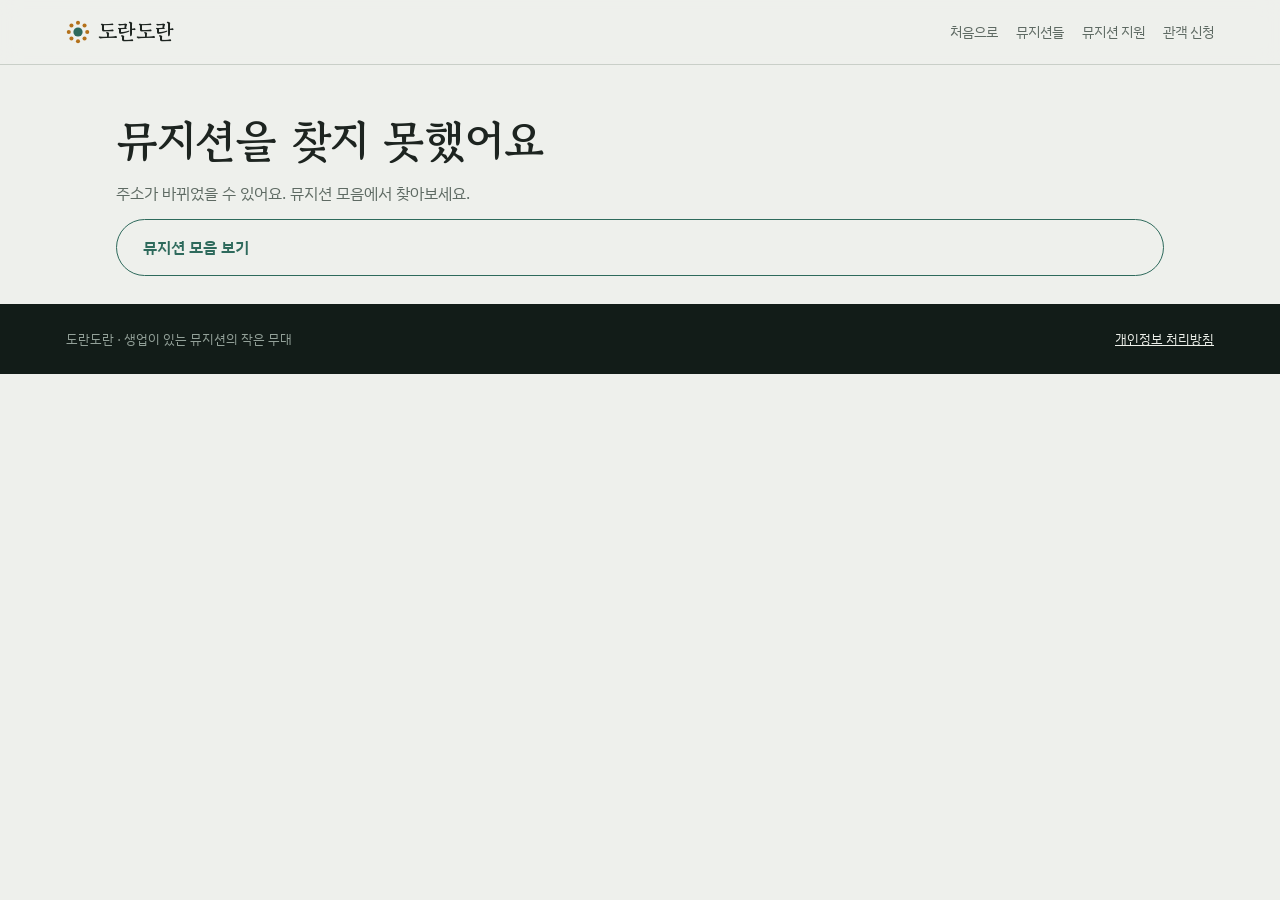
<file: artist.html>
<!doctype html>
<html lang="ko">
<head>
<meta charset="utf-8">
<meta name="viewport" content="width=device-width,initial-scale=1,viewport-fit=cover">
<title>뮤지션 · 도란도란</title>
<meta name="description" content="도란도란 무대에 선 뮤지션의 공연 영상, 그날 부른 곡, 직접 후원과 섭외 문의.">
<meta property="og:title" content="뮤지션 · 도란도란">
<meta property="og:description" content="도란도란 무대에 선 뮤지션의 공연 영상, 그날 부른 곡, 직접 후원과 섭외 문의.">
<meta property="og:image" content="assets/dorandoran-circle.jpg">
<link rel="preconnect" href="https://fonts.googleapis.com">
<link rel="stylesheet" href="https://fonts.googleapis.com/css2?family=Gowun+Batang:wght@700&family=IBM+Plex+Sans+KR:wght@400;500;600;700&family=Gaegu:wght@700&display=swap">
<link rel="stylesheet" href="assets/forms.css">
<link rel="stylesheet" href="assets/artist.css">
</head>
<body>
<header class="nav">
  <div class="wrap">
    <a class="logo" href="./"><svg viewBox="0 0 26 26" aria-hidden="true"><circle cx="13" cy="13" r="5" fill="#2E6A5C"/><g fill="#B4711A"><circle cx="13" cy="3" r="2.2"/><circle cx="23" cy="13" r="2.2"/><circle cx="13" cy="23" r="2.2"/><circle cx="3" cy="13" r="2.2"/><circle cx="20.1" cy="5.9" r="2.2"/><circle cx="20.1" cy="20.1" r="2.2"/><circle cx="5.9" cy="20.1" r="2.2"/><circle cx="5.9" cy="5.9" r="2.2"/></g></svg>도란도란</a>
    <nav aria-label="바로가기"><a href="./">처음으로</a><a href="artists.html">뮤지션들</a><a href="musician.html">뮤지션 지원</a><a href="join.html">관객 신청</a></nav>
  </div>
</header>
<main class="wrap wide" id="artist"><noscript><p class="head">이 페이지는 자바스크립트를 켜야 보여요.</p></noscript></main>
<footer><div class="wrap"><span>도란도란 · 생업이 있는 뮤지션의 작은 무대</span><a href="privacy.html">개인정보 처리방침</a></div></footer>
<script src="assets/config.js"></script>
<script src="assets/artists.js"></script>
<script src="assets/artist.js"></script>
</body>
</html>
</file>
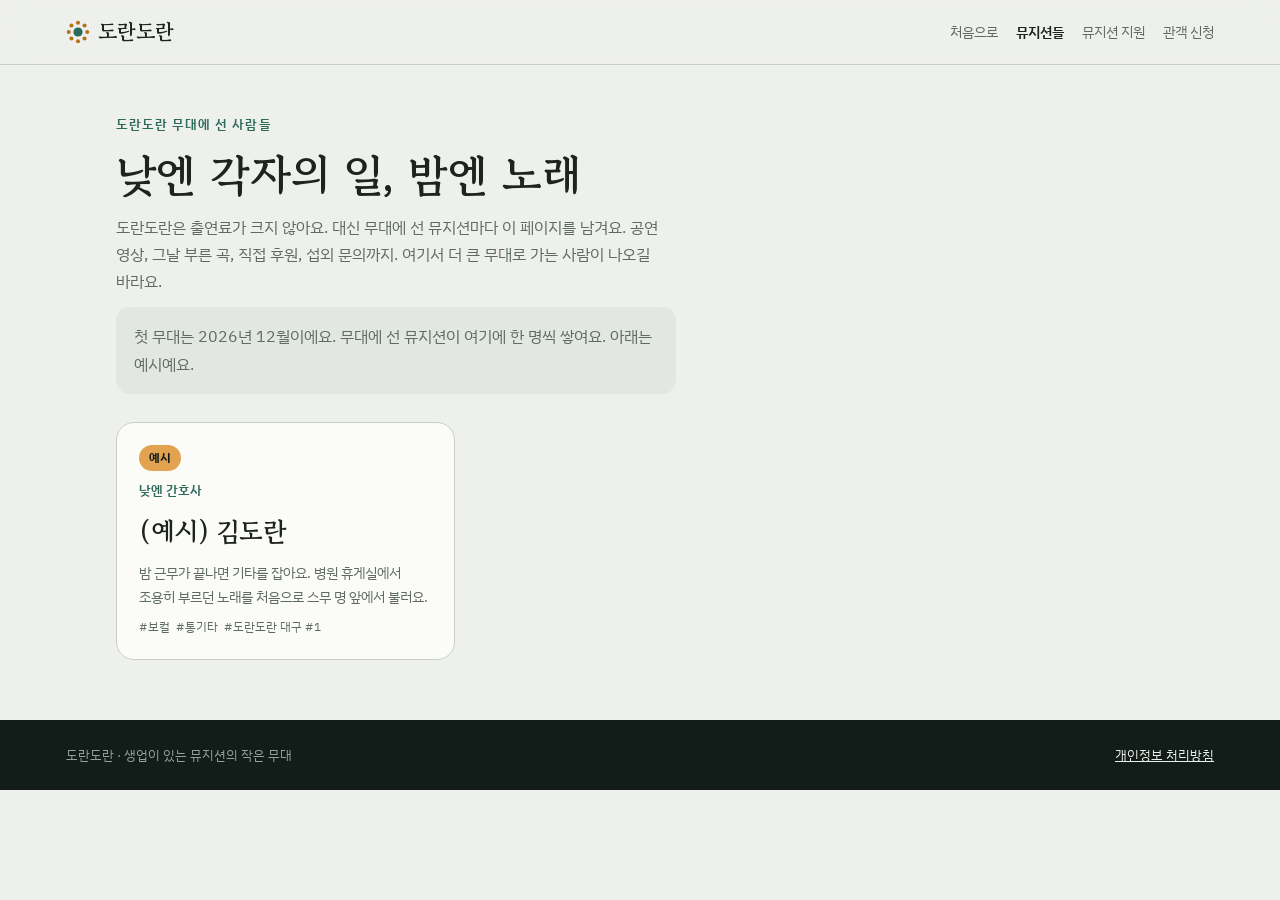
<file: artists.html>
<!doctype html>
<html lang="ko">
<head>
<meta charset="utf-8">
<meta name="viewport" content="width=device-width,initial-scale=1,viewport-fit=cover">
<title>뮤지션들 · 도란도란</title>
<meta name="description" content="도란도란 무대에 선 뮤지션들. 낮엔 각자의 일, 밤엔 노래.">
<meta property="og:title" content="뮤지션들 · 도란도란">
<meta property="og:description" content="도란도란 무대에 선 뮤지션들. 낮엔 각자의 일, 밤엔 노래.">
<meta property="og:image" content="assets/dorandoran-circle.jpg">
<link rel="preconnect" href="https://fonts.googleapis.com">
<link rel="stylesheet" href="https://fonts.googleapis.com/css2?family=Gowun+Batang:wght@700&family=IBM+Plex+Sans+KR:wght@400;500;600;700&family=Gaegu:wght@700&display=swap">
<link rel="stylesheet" href="assets/forms.css">
<link rel="stylesheet" href="assets/artist.css">
</head>
<body>
<header class="nav">
  <div class="wrap">
    <a class="logo" href="./"><svg viewBox="0 0 26 26" aria-hidden="true"><circle cx="13" cy="13" r="5" fill="#2E6A5C"/><g fill="#B4711A"><circle cx="13" cy="3" r="2.2"/><circle cx="23" cy="13" r="2.2"/><circle cx="13" cy="23" r="2.2"/><circle cx="3" cy="13" r="2.2"/><circle cx="20.1" cy="5.9" r="2.2"/><circle cx="20.1" cy="20.1" r="2.2"/><circle cx="5.9" cy="20.1" r="2.2"/><circle cx="5.9" cy="5.9" r="2.2"/></g></svg>도란도란</a>
    <nav aria-label="바로가기"><a href="./">처음으로</a><a href="artists.html" aria-current="page">뮤지션들</a><a href="musician.html">뮤지션 지원</a><a href="join.html">관객 신청</a></nav>
  </div>
</header>
<main class="wrap wide">
  <div class="head">
    <span class="eyebrow">도란도란 무대에 선 사람들</span>
    <h1>낮엔 각자의 일, 밤엔 노래</h1>
    <p>도란도란은 출연료가 크지 않아요. 대신 무대에 선 뮤지션마다 이 페이지를 남겨요. 공연 영상, 그날 부른 곡, 직접 후원, 섭외 문의까지. 여기서 더 큰 무대로 가는 사람이 나오길 바라요.</p>
    <p class="empty-note" id="emptyNote" hidden>첫 무대는 2026년 12월이에요. 무대에 선 뮤지션이 여기에 한 명씩 쌓여요. 아래는 예시예요.</p>
  </div>
  <div class="cards" id="artists"></div>
</main>
<footer><div class="wrap"><span>도란도란 · 생업이 있는 뮤지션의 작은 무대</span><a href="privacy.html">개인정보 처리방침</a></div></footer>
<script src="assets/config.js"></script>
<script src="assets/artists.js"></script>
<script src="assets/artist.js"></script>
</body>
</html>
</file>
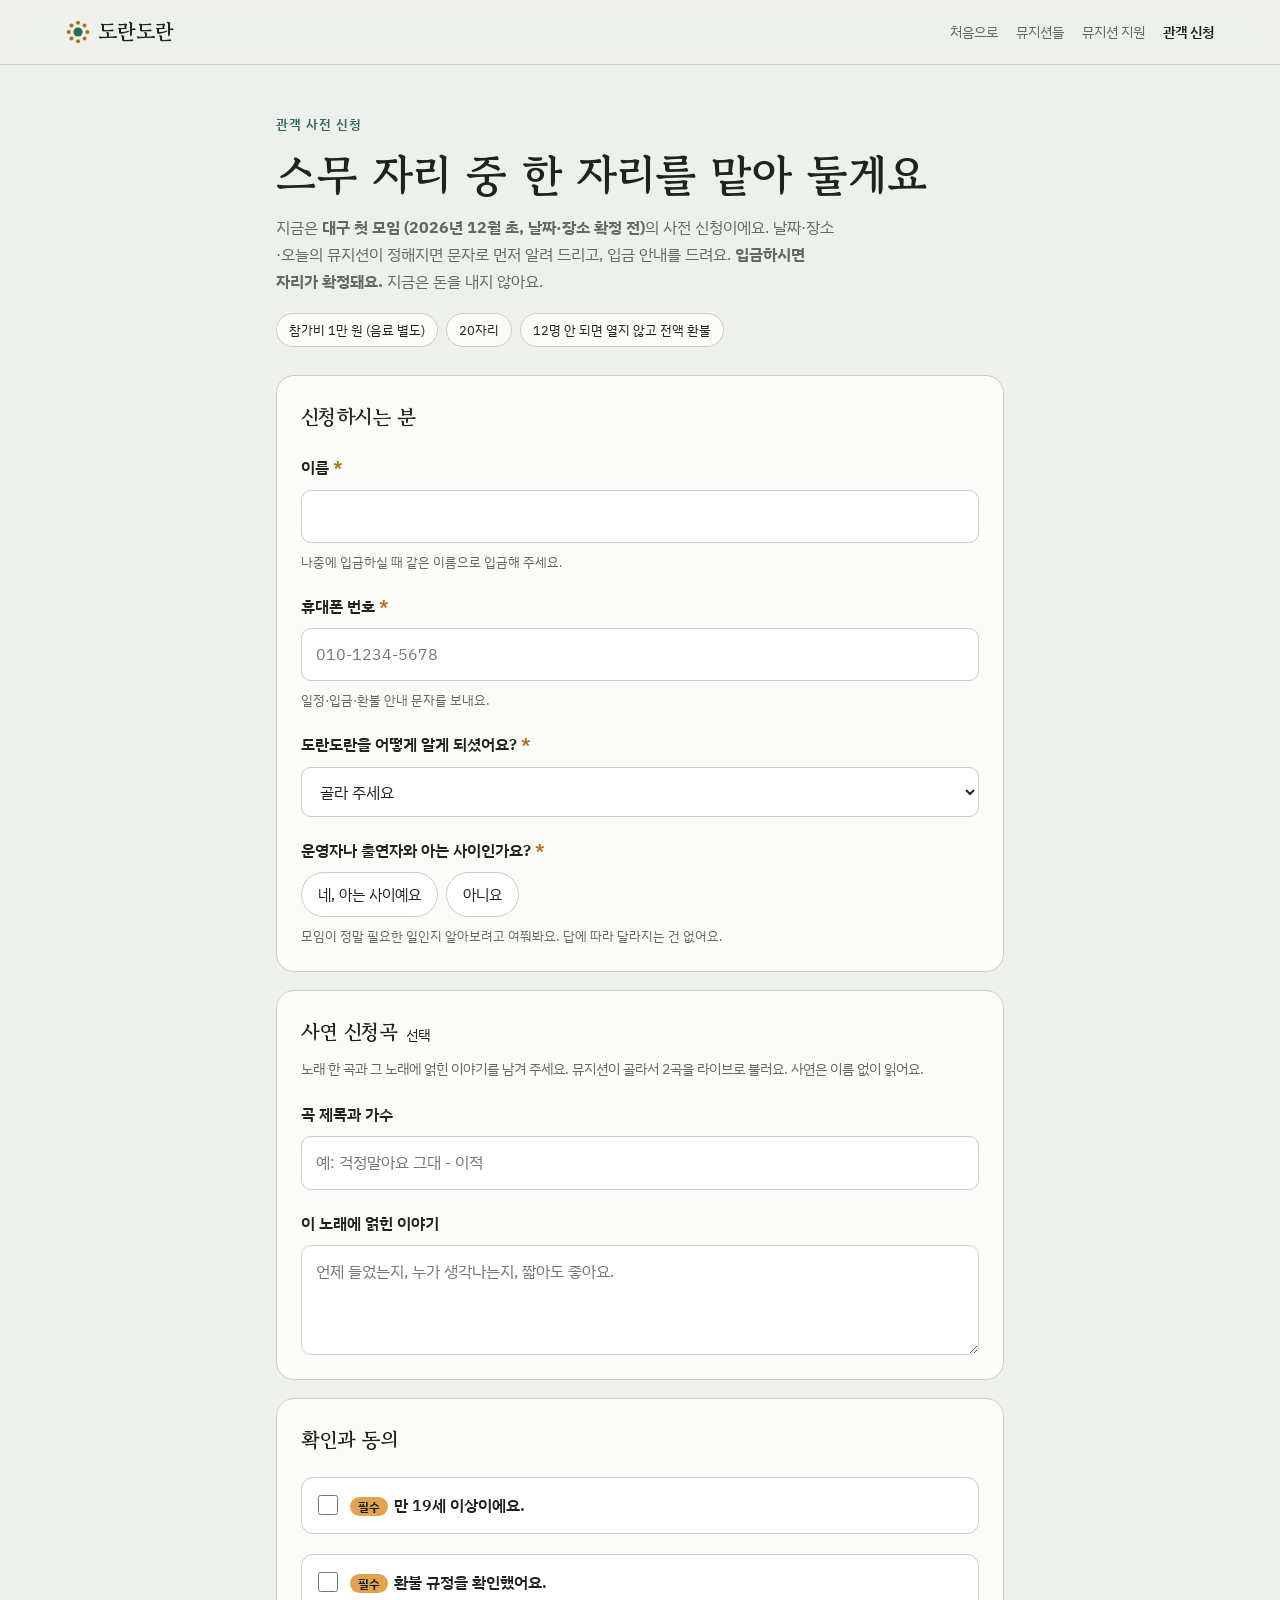
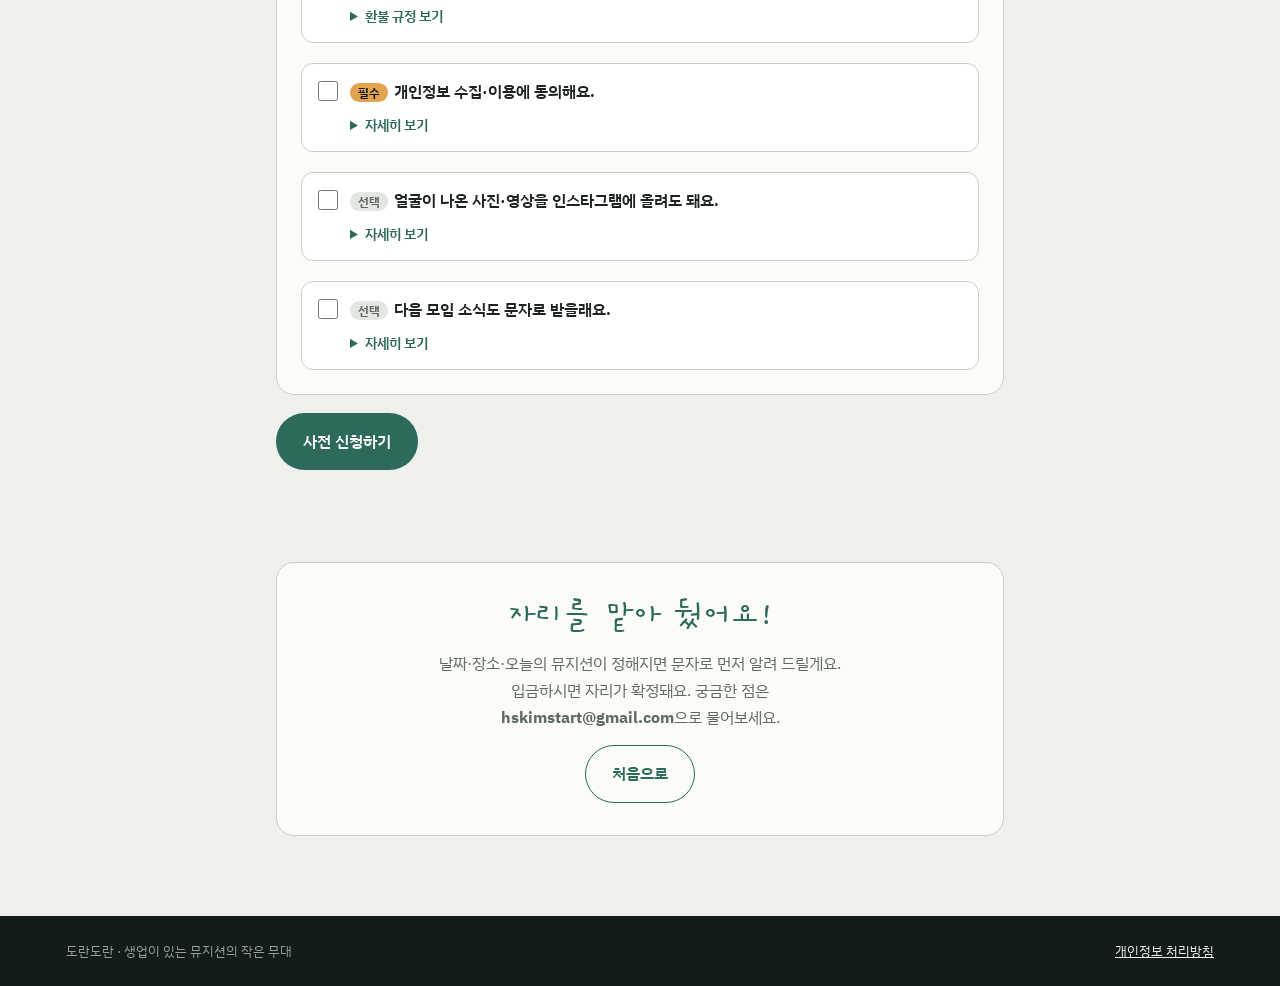
<file: join.html>
<!doctype html>
<html lang="ko">
<head>
<meta charset="utf-8">
<meta name="viewport" content="width=device-width,initial-scale=1,viewport-fit=cover">
<title>관객 사전 신청 · 도란도란</title>
<meta name="description" content="스무 명이 둘러앉아 한 사람의 노래를 듣는 저녁. 도란도란 첫 모임 사전 신청.">
<meta property="og:title" content="도란도란 관객 사전 신청">
<meta property="og:description" content="스무 자리, 참가비 1만 원, 사연 신청곡을 라이브로.">
<meta property="og:image" content="assets/dorandoran-circle.jpg">
<link rel="preconnect" href="https://fonts.googleapis.com">
<link rel="stylesheet" href="https://fonts.googleapis.com/css2?family=Gowun+Batang:wght@700&family=IBM+Plex+Sans+KR:wght@400;500;600;700&family=Gaegu:wght@700&display=swap">
<link rel="stylesheet" href="assets/forms.css">
</head>
<body>
<header class="nav">
  <div class="wrap">
    <a class="logo" href="./"><svg viewBox="0 0 26 26" aria-hidden="true"><circle cx="13" cy="13" r="5" fill="#2E6A5C"/><g fill="#B4711A"><circle cx="13" cy="3" r="2.2"/><circle cx="23" cy="13" r="2.2"/><circle cx="13" cy="23" r="2.2"/><circle cx="3" cy="13" r="2.2"/><circle cx="20.1" cy="5.9" r="2.2"/><circle cx="20.1" cy="20.1" r="2.2"/><circle cx="5.9" cy="20.1" r="2.2"/><circle cx="5.9" cy="5.9" r="2.2"/></g></svg>도란도란</a>
    <nav aria-label="바로가기"><a href="./">처음으로</a><a href="artists.html">뮤지션들</a><a href="musician.html">뮤지션 지원</a><a href="join.html" aria-current="page">관객 신청</a></nav>
  </div>
</header>

<main class="wrap">
  <div class="head">
    <span class="eyebrow">관객 사전 신청</span>
    <h1>스무 자리 중 한 자리를 맡아 둘게요</h1>
    <p>지금은 <b data-cfg="meetup">대구 첫 모임</b>의 사전 신청이에요. 날짜·장소·오늘의 뮤지션이 정해지면 문자로 먼저 알려 드리고, 입금 안내를 드려요. <b>입금하시면 자리가 확정돼요.</b> 지금은 돈을 내지 않아요.</p>
    <div class="facts"><span>참가비 <span data-cfg="price">1만</span> 원 (음료 별도)</span><span><span data-cfg="seats">20</span>자리</span><span><span data-cfg="minPeople">12</span>명 안 되면 열지 않고 전액 환불</span></div>
  </div>

  <form data-table="audience_signups" data-meetup novalidate>
    <div class="card">
      <h2>신청하시는 분</h2>
      <div class="field" data-col="name" data-required>
        <label for="name">이름<span class="req">*</span></label>
        <input id="name" type="text" maxlength="30" autocomplete="name">
        <small>나중에 입금하실 때 같은 이름으로 입금해 주세요.</small>
      </div>
      <div class="field" data-col="phone" data-kind="phone" data-required>
        <label for="phone">휴대폰 번호<span class="req">*</span></label>
        <input id="phone" type="tel" inputmode="tel" maxlength="20" placeholder="010-1234-5678" autocomplete="tel">
        <small>일정·입금·환불 안내 문자를 보내요.</small>
      </div>
      <div class="field" data-col="heard_from" data-required data-msg="골라 주세요.">
        <label for="heard_from">도란도란을 어떻게 알게 되셨어요?<span class="req">*</span></label>
        <select id="heard_from">
          <option value="">골라 주세요</option>
          <option>인스타그램</option><option>에브리타임</option><option>당근</option><option>지인 소개</option><option>뮤지션 채널</option><option>카페에서 봄</option><option>그 밖</option>
        </select>
      </div>
      <div class="field" data-col="knows_host" data-kind="yesno" data-required>
        <span class="label">운영자나 출연자와 아는 사이인가요?<span class="req">*</span></span>
        <div class="chips">
          <label><input type="radio" name="knows" value="yes"><span>네, 아는 사이예요</span></label>
          <label><input type="radio" name="knows" value="no"><span>아니요</span></label>
        </div>
        <small>모임이 정말 필요한 일인지 알아보려고 여쭤봐요. 답에 따라 달라지는 건 없어요.</small>
      </div>
    </div>

    <div class="card">
      <h2>사연 신청곡<span class="opt" style="font-family:var(--body);font-size:14px;font-weight:400;margin-left:8px">선택</span></h2>
      <p class="note">노래 한 곡과 그 노래에 얽힌 이야기를 남겨 주세요. 뮤지션이 골라서 2곡을 라이브로 불러요. 사연은 이름 없이 읽어요.</p>
      <div class="field" data-col="song">
        <label for="song">곡 제목과 가수</label>
        <input id="song" type="text" maxlength="100" placeholder="예: 걱정말아요 그대 - 이적">
      </div>
      <div class="field" data-col="story">
        <label for="story">이 노래에 얽힌 이야기</label>
        <textarea id="story" maxlength="600" placeholder="언제 들었는지, 누가 생각나는지, 짧아도 좋아요."></textarea>
      </div>
    </div>

    <div class="card">
      <h2>확인과 동의</h2>
      <div class="consent" data-col="adult" data-kind="bool" data-required data-msg="만 19세 이상만 신청할 수 있어요.">
        <label><input type="checkbox" id="adult"><span><span class="tag">필수</span>만 19세 이상이에요.</span></label>
      </div>
      <div class="consent" data-col="refund_ack" data-kind="bool" data-required data-msg="환불 규정을 확인해 주세요.">
        <label><input type="checkbox" id="refund_ack"><span><span class="tag">필수</span>환불 규정을 확인했어요.</span></label>
        <details><summary>환불 규정 보기</summary>
          <p style="margin-top:8px">공정거래위원회 소비자분쟁해결기준(공연업)을 따라요. 입금하신 뒤부터 적용돼요.</p>
          <table class="refund">
            <tr><td>모임 10일 전까지</td><td>전액</td></tr>
            <tr><td>7일 전까지</td><td>90%</td></tr>
            <tr><td>3일 전까지</td><td>80%</td></tr>
            <tr><td>1일 전까지</td><td>70%</td></tr>
            <tr><td>당일 시작 전까지</td><td>10%</td></tr>
          </table>
          <ul style="margin:8px 0 0;padding-left:18px">
            <li>모임 3일 전까지는 입금 후 24시간 안에 취소하면 전액 돌려드려요.</li>
            <li><span data-cfg="minPeople">12</span>명이 모이지 않아 열지 않으면 모임 10일 전에 알리고 전액 돌려드려요.</li>
            <li>주최 측 사정으로 취소하면 전액과 참가비의 10%를 더 드려요. 천재지변 등은 전액이에요.</li>
            <li>출연 뮤지션이 바뀌거나 예정 시간의 절반 이하로 진행되면 전액과 10%를 더 드려요.</li>
          </ul>
        </details>
      </div>
      <div class="consent" data-col="consent_privacy" data-kind="bool" data-required>
        <label><input type="checkbox" id="consent_privacy"><span><span class="tag">필수</span>개인정보 수집·이용에 동의해요.</span></label>
        <details><summary>자세히 보기</summary>
          <dl>
            <dt>목적</dt><dd>참가 신청 확인, 일정·입금·환불 안내 연락</dd>
            <dt>항목</dt><dd>이름, 휴대폰 번호, 알게 된 경로, 아는 사이 여부 / 선택: 사연 신청곡과 사연</dd>
            <dt>보유 기간</dt><dd>모임이 끝나고 3개월 뒤 지워요. 그 전에 삭제를 요청하시면 바로 지워요.</dd>
            <dt>거부할 권리</dt><dd>동의하지 않을 수 있어요. 동의하지 않으면 신청할 수 없어요.</dd>
          </dl>
          <p style="margin-top:8px"><a href="privacy.html">개인정보 처리방침</a></p>
        </details>
      </div>
      <div class="consent" data-col="consent_photo" data-kind="bool">
        <label><input type="checkbox" id="consent_photo"><span><span class="tag opt">선택</span>얼굴이 나온 사진·영상을 인스타그램에 올려도 돼요.</span></label>
        <details><summary>자세히 보기</summary>
          <dl>
            <dt>목적</dt><dd>모임 소개·홍보</dd>
            <dt>항목</dt><dd>모임 중 찍은 사진·영상</dd>
            <dt>보유 기간</dt><dd>게시 후 삭제를 요청하실 때까지(요청 후 7일 안에 지워요)</dd>
            <dt>거부할 권리</dt><dd>동의하지 않아도 참가할 수 있어요. 촬영에서 빠지는 자리를 안내해 드려요.</dd>
          </dl>
        </details>
      </div>
      <div class="consent" data-col="consent_news" data-kind="bool">
        <label><input type="checkbox" id="consent_news"><span><span class="tag opt">선택</span>다음 모임 소식도 문자로 받을래요.</span></label>
        <details><summary>자세히 보기</summary>
          <dl>
            <dt>목적</dt><dd>다음 모임 안내</dd>
            <dt>항목</dt><dd>휴대폰 번호</dd>
            <dt>보유 기간</dt><dd>그만 받겠다고 하실 때까지</dd>
            <dt>거부할 권리</dt><dd>동의하지 않아도 이번 모임 신청에는 상관없어요.</dd>
          </dl>
        </details>
      </div>
    </div>

    <div class="hp" aria-hidden="true"><label for="company">회사</label><input id="company" type="text" tabindex="-1" autocomplete="off"></div>
    <div class="submit">
      <button class="btn solid" type="submit">사전 신청하기</button>
      <p class="form-error" role="alert"></p>
    </div>
  </form>

  <div class="done" id="done" hidden>
    <span class="big">자리를 맡아 뒀어요!</span>
    <p>날짜·장소·오늘의 뮤지션이 정해지면 문자로 먼저 알려 드릴게요. 입금하시면 자리가 확정돼요. 궁금한 점은 <b data-mail>hskimstart@gmail.com</b>으로 물어보세요.</p>
    <a class="btn line" href="./">처음으로</a>
  </div>
</main>

<footer><div class="wrap"><span>도란도란 · 생업이 있는 뮤지션의 작은 무대</span><a href="privacy.html">개인정보 처리방침</a></div></footer>
<script src="assets/config.js"></script>
<script src="assets/forms.js"></script>
</body>
</html>
</file>
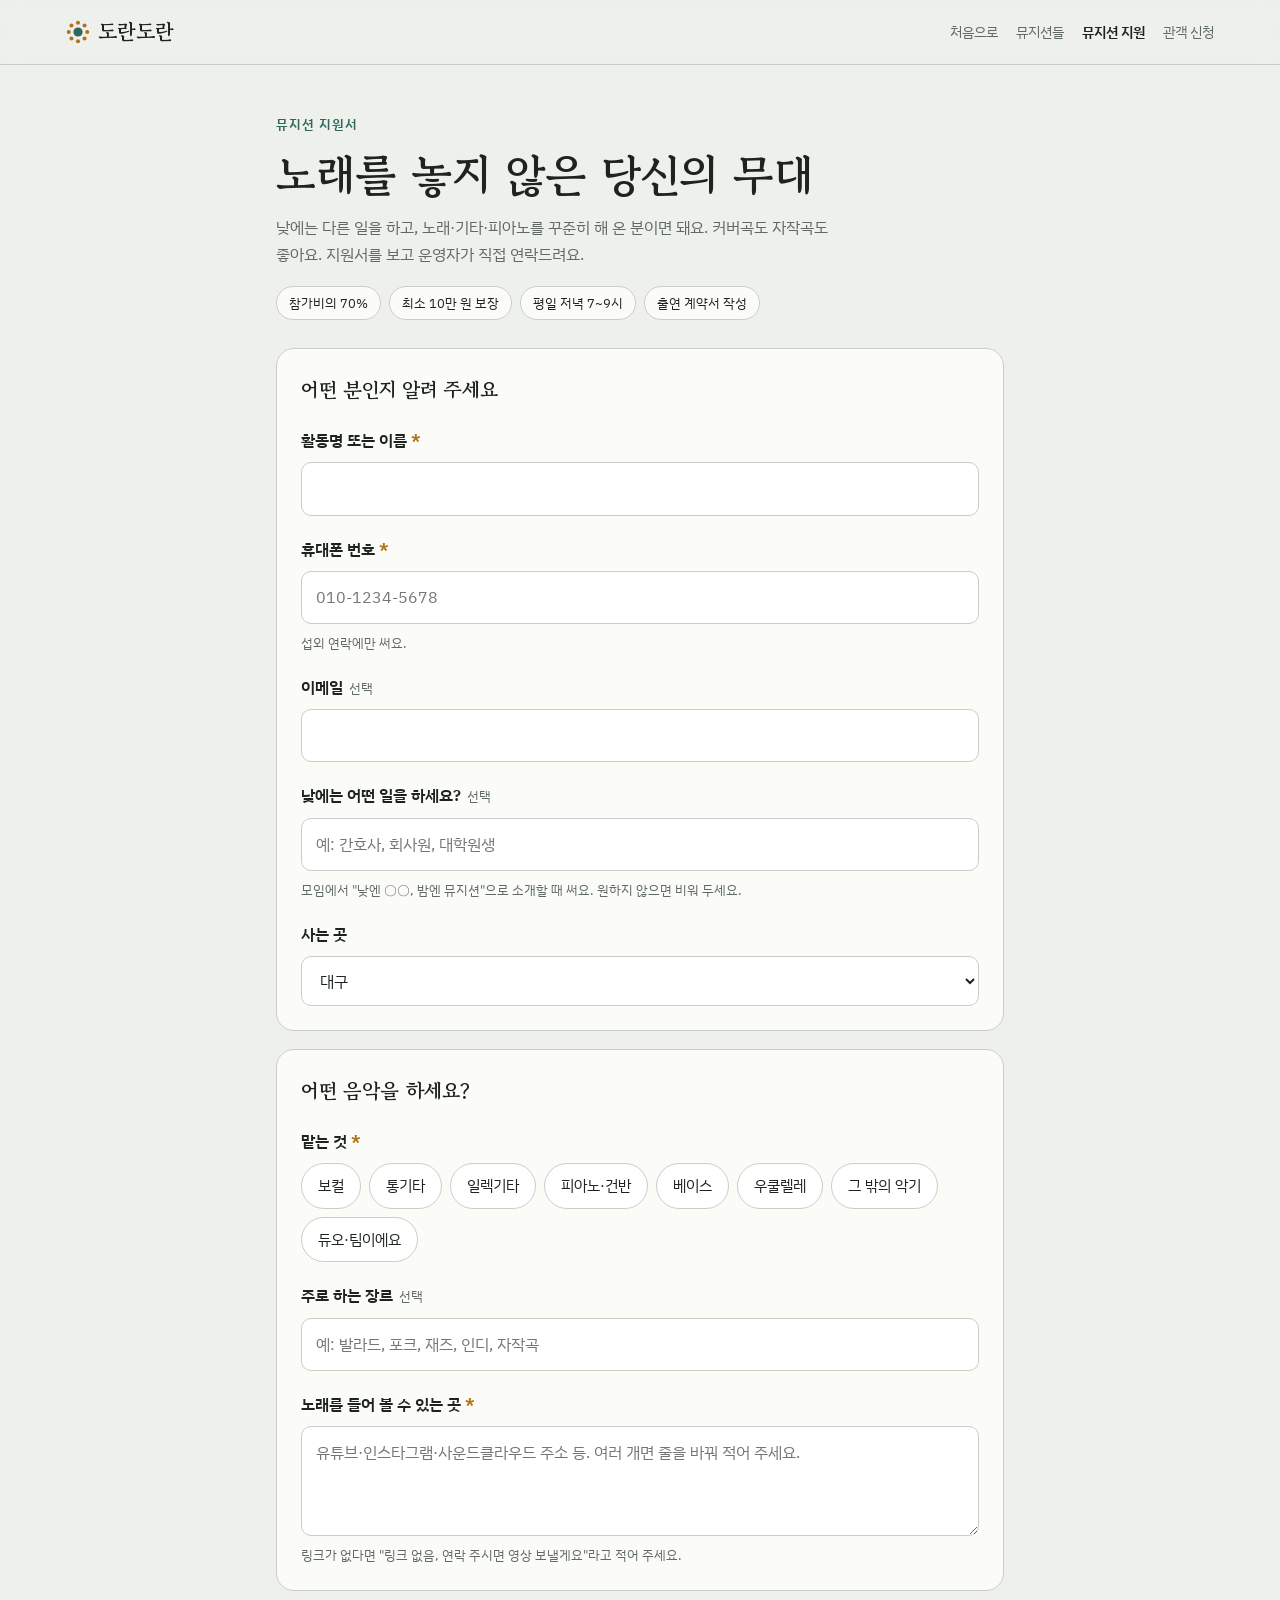
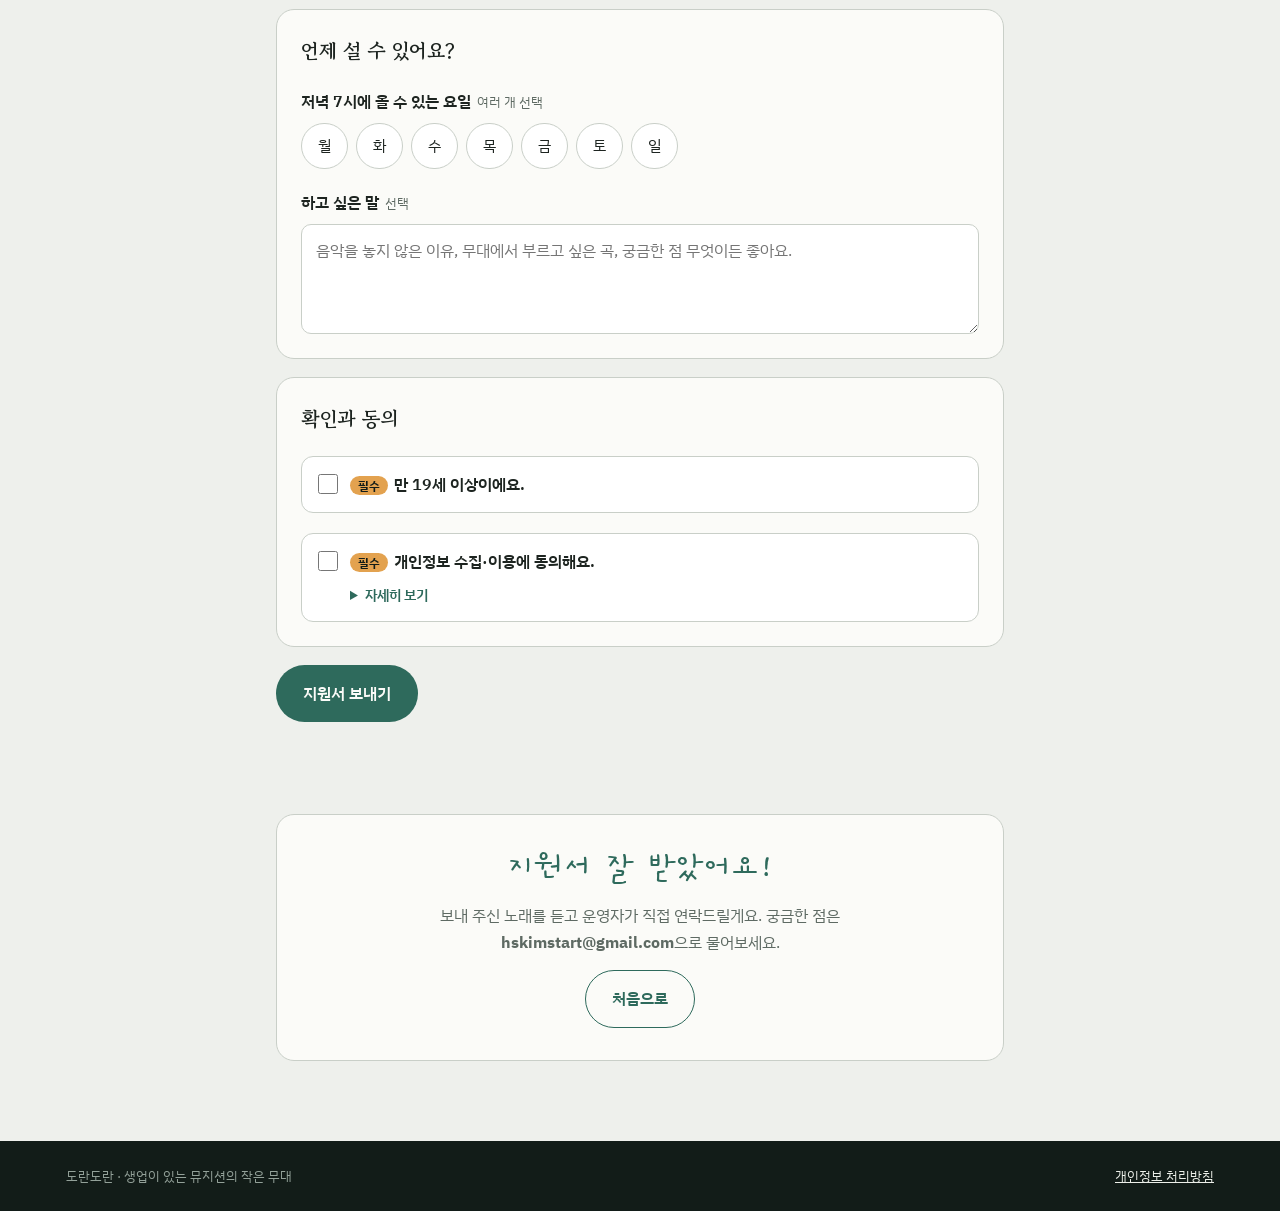
<file: musician.html>
<!doctype html>
<html lang="ko">
<head>
<meta charset="utf-8">
<meta name="viewport" content="width=device-width,initial-scale=1,viewport-fit=cover">
<title>뮤지션 지원서 · 도란도란</title>
<meta name="description" content="도란도란 무대에 서고 싶은 뮤지션 지원서. 참가비의 70%, 최소 10만 원 보장.">
<meta property="og:title" content="도란도란 뮤지션 지원서">
<meta property="og:description" content="낮엔 각자의 일을 하고, 밤엔 노래를 놓지 않은 당신의 무대.">
<meta property="og:image" content="assets/dorandoran-circle.jpg">
<link rel="preconnect" href="https://fonts.googleapis.com">
<link rel="stylesheet" href="https://fonts.googleapis.com/css2?family=Gowun+Batang:wght@700&family=IBM+Plex+Sans+KR:wght@400;500;600;700&family=Gaegu:wght@700&display=swap">
<link rel="stylesheet" href="assets/forms.css">
</head>
<body>
<header class="nav">
  <div class="wrap">
    <a class="logo" href="./"><svg viewBox="0 0 26 26" aria-hidden="true"><circle cx="13" cy="13" r="5" fill="#2E6A5C"/><g fill="#B4711A"><circle cx="13" cy="3" r="2.2"/><circle cx="23" cy="13" r="2.2"/><circle cx="13" cy="23" r="2.2"/><circle cx="3" cy="13" r="2.2"/><circle cx="20.1" cy="5.9" r="2.2"/><circle cx="20.1" cy="20.1" r="2.2"/><circle cx="5.9" cy="20.1" r="2.2"/><circle cx="5.9" cy="5.9" r="2.2"/></g></svg>도란도란</a>
    <nav aria-label="바로가기"><a href="./">처음으로</a><a href="artists.html">뮤지션들</a><a href="musician.html" aria-current="page">뮤지션 지원</a><a href="join.html">관객 신청</a></nav>
  </div>
</header>

<main class="wrap">
  <div class="head">
    <span class="eyebrow">뮤지션 지원서</span>
    <h1>노래를 놓지 않은 당신의 무대</h1>
    <p>낮에는 다른 일을 하고, 노래·기타·피아노를 꾸준히 해 온 분이면 돼요. 커버곡도 자작곡도 좋아요. 지원서를 보고 운영자가 직접 연락드려요.</p>
    <div class="facts"><span>참가비의 <span data-cfg="sharePct">70</span>%</span><span>최소 <span data-cfg="minGuarantee">10만</span> 원 보장</span><span>평일 저녁 7~9시</span><span>출연 계약서 작성</span></div>
  </div>

  <form data-table="musician_applications" novalidate>
    <div class="card">
      <h2>어떤 분인지 알려 주세요</h2>
      <div class="field" data-col="stage_name" data-required>
        <label for="stage_name">활동명 또는 이름<span class="req">*</span></label>
        <input id="stage_name" type="text" maxlength="60" autocomplete="nickname">
      </div>
      <div class="field" data-col="phone" data-kind="phone" data-required>
        <label for="phone">휴대폰 번호<span class="req">*</span></label>
        <input id="phone" type="tel" inputmode="tel" maxlength="20" placeholder="010-1234-5678" autocomplete="tel">
        <small>섭외 연락에만 써요.</small>
      </div>
      <div class="field" data-col="email">
        <label for="email">이메일<span class="opt">선택</span></label>
        <input id="email" type="email" maxlength="120" autocomplete="email">
      </div>
      <div class="field" data-col="day_job">
        <label for="day_job">낮에는 어떤 일을 하세요?<span class="opt">선택</span></label>
        <input id="day_job" type="text" maxlength="60" placeholder="예: 간호사, 회사원, 대학원생">
        <small>모임에서 "낮엔 ○○, 밤엔 뮤지션"으로 소개할 때 써요. 원하지 않으면 비워 두세요.</small>
      </div>
      <div class="field" data-col="region">
        <label for="region">사는 곳</label>
        <select id="region"><option>대구</option><option>경북</option><option>부산·울산·경남</option><option>그 밖의 지역</option></select>
      </div>
    </div>

    <div class="card">
      <h2>어떤 음악을 하세요?</h2>
      <div class="field" data-col="parts" data-kind="array" data-required data-msg="하나 이상 골라 주세요.">
        <span class="label">맡는 것<span class="req">*</span></span>
        <div class="chips">
          <label><input type="checkbox" value="보컬"><span>보컬</span></label>
          <label><input type="checkbox" value="통기타"><span>통기타</span></label>
          <label><input type="checkbox" value="일렉기타"><span>일렉기타</span></label>
          <label><input type="checkbox" value="피아노·건반"><span>피아노·건반</span></label>
          <label><input type="checkbox" value="베이스"><span>베이스</span></label>
          <label><input type="checkbox" value="우쿨렐레"><span>우쿨렐레</span></label>
          <label><input type="checkbox" value="그 밖의 악기"><span>그 밖의 악기</span></label>
          <label><input type="checkbox" value="듀오·팀"><span>듀오·팀이에요</span></label>
        </div>
      </div>
      <div class="field" data-col="genre">
        <label for="genre">주로 하는 장르<span class="opt">선택</span></label>
        <input id="genre" type="text" maxlength="100" placeholder="예: 발라드, 포크, 재즈, 인디, 자작곡">
      </div>
      <div class="field" data-col="links" data-required data-msg="노래를 들어 볼 수 있는 링크를 하나 이상 적어 주세요.">
        <label for="links">노래를 들어 볼 수 있는 곳<span class="req">*</span></label>
        <textarea id="links" maxlength="600" placeholder="유튜브·인스타그램·사운드클라우드 주소 등. 여러 개면 줄을 바꿔 적어 주세요."></textarea>
        <small>링크가 없다면 "링크 없음, 연락 주시면 영상 보낼게요"라고 적어 주세요.</small>
      </div>
    </div>

    <div class="card">
      <h2>언제 설 수 있어요?</h2>
      <div class="field" data-col="days" data-kind="array">
        <span class="label">저녁 7시에 올 수 있는 요일<span class="opt">여러 개 선택</span></span>
        <div class="chips">
          <label><input type="checkbox" value="월"><span>월</span></label>
          <label><input type="checkbox" value="화"><span>화</span></label>
          <label><input type="checkbox" value="수"><span>수</span></label>
          <label><input type="checkbox" value="목"><span>목</span></label>
          <label><input type="checkbox" value="금"><span>금</span></label>
          <label><input type="checkbox" value="토"><span>토</span></label>
          <label><input type="checkbox" value="일"><span>일</span></label>
        </div>
      </div>
      <div class="field" data-col="message">
        <label for="message">하고 싶은 말<span class="opt">선택</span></label>
        <textarea id="message" maxlength="1000" placeholder="음악을 놓지 않은 이유, 무대에서 부르고 싶은 곡, 궁금한 점 무엇이든 좋아요."></textarea>
      </div>
    </div>

    <div class="card">
      <h2>확인과 동의</h2>
      <div class="consent" data-col="adult" data-kind="bool" data-required data-msg="만 19세 이상만 지원할 수 있어요.">
        <label><input type="checkbox" id="adult"><span><span class="tag">필수</span>만 19세 이상이에요.</span></label>
      </div>
      <div class="consent" data-col="consent_privacy" data-kind="bool" data-required>
        <label><input type="checkbox" id="consent_privacy"><span><span class="tag">필수</span>개인정보 수집·이용에 동의해요.</span></label>
        <details><summary>자세히 보기</summary>
          <dl>
            <dt>목적</dt><dd>출연 섭외 연락, 출연자 선정</dd>
            <dt>항목</dt><dd>활동명(이름), 휴대폰 번호, 사는 곳, 맡는 것, 노래 링크, 가능한 요일 / 선택: 이메일, 낮의 직업, 장르, 하고 싶은 말</dd>
            <dt>보유 기간</dt><dd>지원일로부터 1년. 그 전에 삭제를 요청하시면 바로 지워요.</dd>
            <dt>거부할 권리</dt><dd>동의하지 않을 수 있어요. 동의하지 않으면 지원서를 보낼 수 없어요.</dd>
          </dl>
          <p style="margin-top:8px">출연이 정해지면 출연 계약서와 출연료 지급(세금 신고)에 필요한 정보는 그때 따로 안내하고 받아요. <a href="privacy.html">개인정보 처리방침</a></p>
        </details>
      </div>
    </div>

    <div class="hp" aria-hidden="true"><label for="company">회사</label><input id="company" type="text" tabindex="-1" autocomplete="off"></div>
    <div class="submit">
      <button class="btn solid" type="submit">지원서 보내기</button>
      <p class="form-error" role="alert"></p>
    </div>
  </form>

  <div class="done" id="done" hidden>
    <span class="big">지원서 잘 받았어요!</span>
    <p>보내 주신 노래를 듣고 운영자가 직접 연락드릴게요. 궁금한 점은 <b data-mail>hskimstart@gmail.com</b>으로 물어보세요.</p>
    <a class="btn line" href="./">처음으로</a>
  </div>
</main>

<footer><div class="wrap"><span>도란도란 · 생업이 있는 뮤지션의 작은 무대</span><a href="privacy.html">개인정보 처리방침</a></div></footer>
<script src="assets/config.js"></script>
<script src="assets/forms.js"></script>
</body>
</html>
</file>
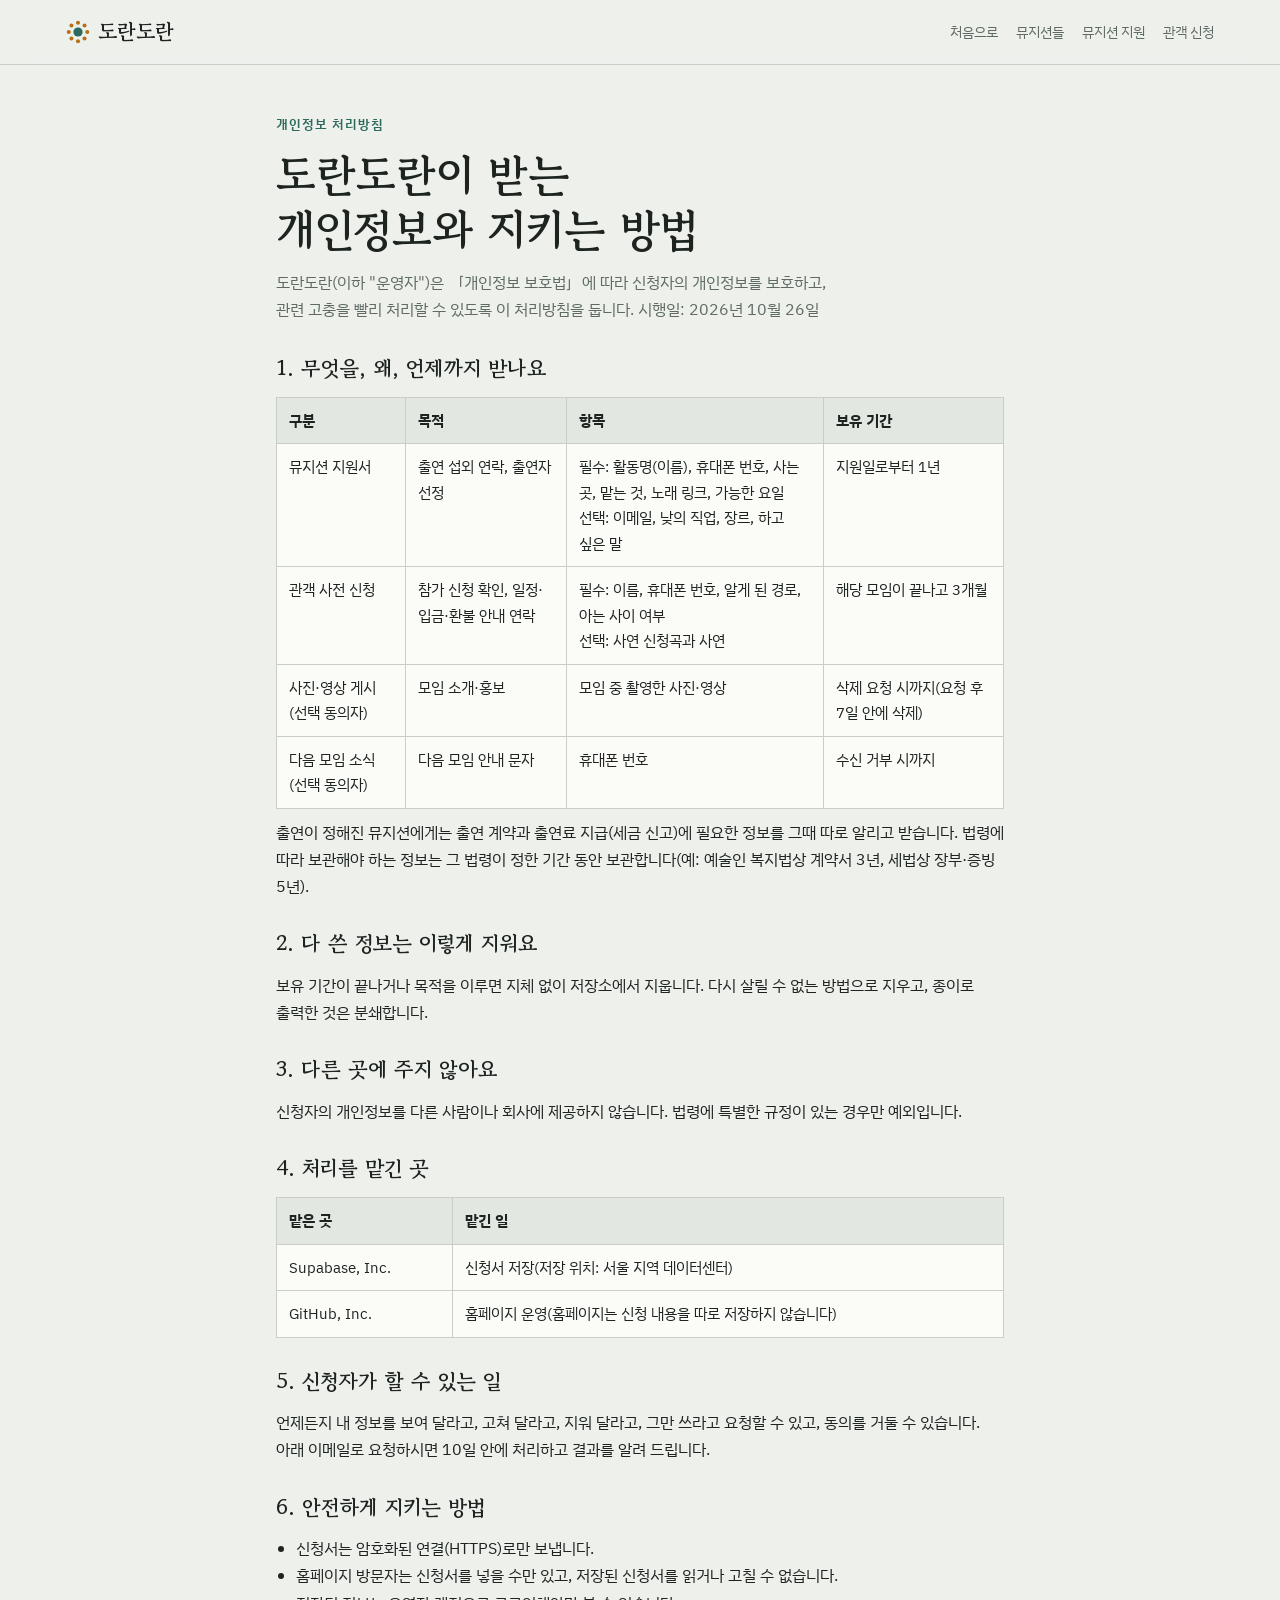
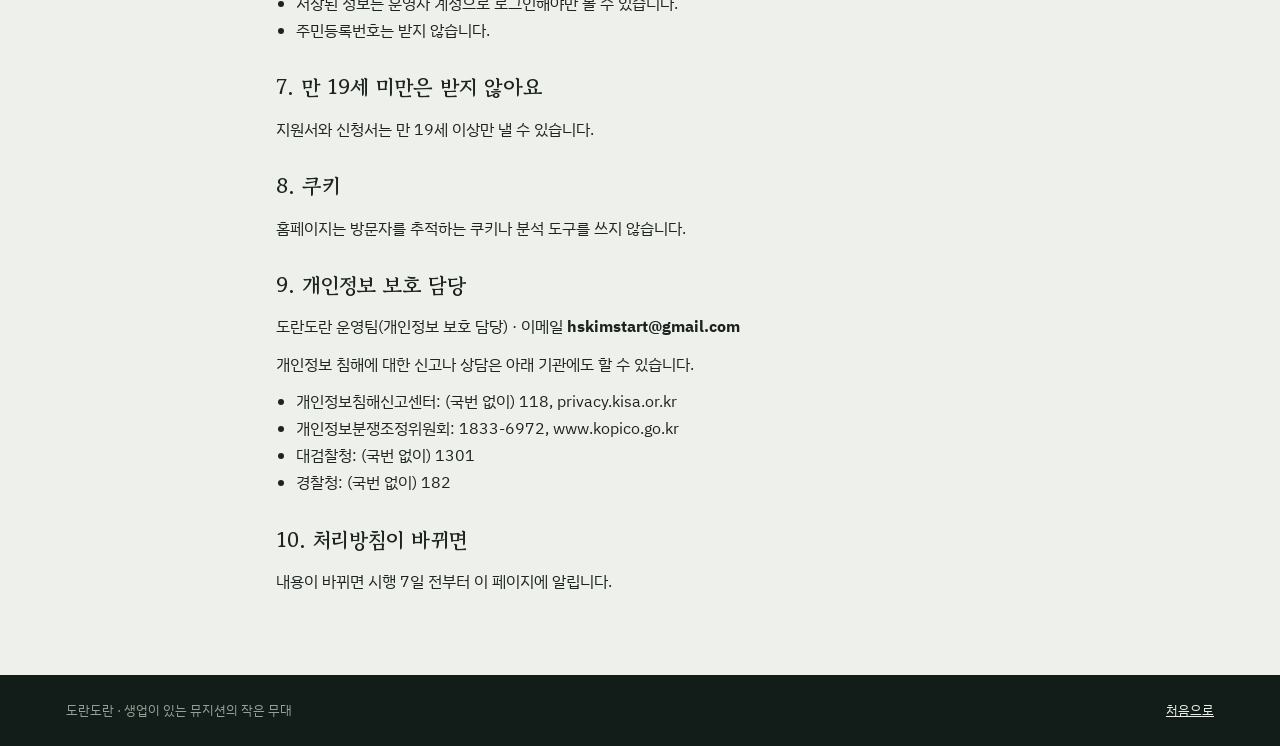
<file: privacy.html>
<!doctype html>
<html lang="ko">
<head>
<meta charset="utf-8">
<meta name="viewport" content="width=device-width,initial-scale=1,viewport-fit=cover">
<title>개인정보 처리방침 · 도란도란</title>
<link rel="preconnect" href="https://fonts.googleapis.com">
<link rel="stylesheet" href="https://fonts.googleapis.com/css2?family=Gowun+Batang:wght@700&family=IBM+Plex+Sans+KR:wght@400;500;600;700&display=swap">
<link rel="stylesheet" href="assets/forms.css">
</head>
<body>
<header class="nav">
  <div class="wrap">
    <a class="logo" href="./"><svg viewBox="0 0 26 26" aria-hidden="true"><circle cx="13" cy="13" r="5" fill="#2E6A5C"/><g fill="#B4711A"><circle cx="13" cy="3" r="2.2"/><circle cx="23" cy="13" r="2.2"/><circle cx="13" cy="23" r="2.2"/><circle cx="3" cy="13" r="2.2"/><circle cx="20.1" cy="5.9" r="2.2"/><circle cx="20.1" cy="20.1" r="2.2"/><circle cx="5.9" cy="20.1" r="2.2"/><circle cx="5.9" cy="5.9" r="2.2"/></g></svg>도란도란</a>
    <nav aria-label="바로가기"><a href="./">처음으로</a><a href="artists.html">뮤지션들</a><a href="musician.html">뮤지션 지원</a><a href="join.html">관객 신청</a></nav>
  </div>
</header>

<main class="wrap">
  <div class="head">
    <span class="eyebrow">개인정보 처리방침</span>
    <h1>도란도란이 받는 개인정보와 지키는 방법</h1>
    <p>도란도란(이하 "운영자")은 「개인정보 보호법」에 따라 신청자의 개인정보를 보호하고, 관련 고충을 빨리 처리할 수 있도록 이 처리방침을 둡니다. 시행일: <span data-cfg="privacyEffective">2026년 10월 26일</span></p>
  </div>

  <div class="doc">
    <section>
      <h2>1. 무엇을, 왜, 언제까지 받나요</h2>
      <div class="tbl"><table>
        <tr><th>구분</th><th>목적</th><th>항목</th><th>보유 기간</th></tr>
        <tr><td>뮤지션 지원서</td><td>출연 섭외 연락, 출연자 선정</td><td>필수: 활동명(이름), 휴대폰 번호, 사는 곳, 맡는 것, 노래 링크, 가능한 요일<br>선택: 이메일, 낮의 직업, 장르, 하고 싶은 말</td><td>지원일로부터 1년</td></tr>
        <tr><td>관객 사전 신청</td><td>참가 신청 확인, 일정·입금·환불 안내 연락</td><td>필수: 이름, 휴대폰 번호, 알게 된 경로, 아는 사이 여부<br>선택: 사연 신청곡과 사연</td><td>해당 모임이 끝나고 3개월</td></tr>
        <tr><td>사진·영상 게시 (선택 동의자)</td><td>모임 소개·홍보</td><td>모임 중 촬영한 사진·영상</td><td>삭제 요청 시까지(요청 후 7일 안에 삭제)</td></tr>
        <tr><td>다음 모임 소식 (선택 동의자)</td><td>다음 모임 안내 문자</td><td>휴대폰 번호</td><td>수신 거부 시까지</td></tr>
      </table></div>
      <p>출연이 정해진 뮤지션에게는 출연 계약과 출연료 지급(세금 신고)에 필요한 정보를 그때 따로 알리고 받습니다. 법령에 따라 보관해야 하는 정보는 그 법령이 정한 기간 동안 보관합니다(예: 예술인 복지법상 계약서 3년, 세법상 장부·증빙 5년).</p>
    </section>

    <section>
      <h2>2. 다 쓴 정보는 이렇게 지워요</h2>
      <p>보유 기간이 끝나거나 목적을 이루면 지체 없이 저장소에서 지웁니다. 다시 살릴 수 없는 방법으로 지우고, 종이로 출력한 것은 분쇄합니다.</p>
    </section>

    <section>
      <h2>3. 다른 곳에 주지 않아요</h2>
      <p>신청자의 개인정보를 다른 사람이나 회사에 제공하지 않습니다. 법령에 특별한 규정이 있는 경우만 예외입니다.</p>
    </section>

    <section>
      <h2>4. 처리를 맡긴 곳</h2>
      <div class="tbl"><table>
        <tr><th>맡은 곳</th><th>맡긴 일</th></tr>
        <tr><td>Supabase, Inc.</td><td>신청서 저장(저장 위치: 서울 지역 데이터센터)</td></tr>
        <tr><td>GitHub, Inc.</td><td>홈페이지 운영(홈페이지는 신청 내용을 따로 저장하지 않습니다)</td></tr>
      </table></div>
    </section>

    <section>
      <h2>5. 신청자가 할 수 있는 일</h2>
      <p>언제든지 내 정보를 보여 달라고, 고쳐 달라고, 지워 달라고, 그만 쓰라고 요청할 수 있고, 동의를 거둘 수 있습니다. 아래 이메일로 요청하시면 10일 안에 처리하고 결과를 알려 드립니다.</p>
    </section>

    <section>
      <h2>6. 안전하게 지키는 방법</h2>
      <ul>
        <li>신청서는 암호화된 연결(HTTPS)로만 보냅니다.</li>
        <li>홈페이지 방문자는 신청서를 넣을 수만 있고, 저장된 신청서를 읽거나 고칠 수 없습니다.</li>
        <li>저장된 정보는 운영자 계정으로 로그인해야만 볼 수 있습니다.</li>
        <li>주민등록번호는 받지 않습니다.</li>
      </ul>
    </section>

    <section>
      <h2>7. 만 19세 미만은 받지 않아요</h2>
      <p>지원서와 신청서는 만 19세 이상만 낼 수 있습니다.</p>
    </section>

    <section>
      <h2>8. 쿠키</h2>
      <p>홈페이지는 방문자를 추적하는 쿠키나 분석 도구를 쓰지 않습니다.</p>
    </section>

    <section>
      <h2>9. 개인정보 보호 담당</h2>
      <p>도란도란 운영팀(개인정보 보호 담당) · 이메일 <b data-mail>hskimstart@gmail.com</b></p>
      <p>개인정보 침해에 대한 신고나 상담은 아래 기관에도 할 수 있습니다.</p>
      <ul>
        <li>개인정보침해신고센터: (국번 없이) 118, privacy.kisa.or.kr</li>
        <li>개인정보분쟁조정위원회: 1833-6972, www.kopico.go.kr</li>
        <li>대검찰청: (국번 없이) 1301</li>
        <li>경찰청: (국번 없이) 182</li>
      </ul>
    </section>

    <section>
      <h2>10. 처리방침이 바뀌면</h2>
      <p>내용이 바뀌면 시행 7일 전부터 이 페이지에 알립니다.</p>
    </section>
  </div>
</main>

<footer><div class="wrap"><span>도란도란 · 생업이 있는 뮤지션의 작은 무대</span><a href="./">처음으로</a></div></footer>
<script src="assets/config.js"></script>
<script src="assets/forms.js"></script>
</body>
</html>
</file>
<file: assets/forms.css>
/* 신청서·처리방침 페이지 공통 모양. 색·글꼴은 홈페이지(index.html)와 같은 값. */
:root{
  --paper:#EEF0EC; --card:#FBFBF8; --fg:#1D2420; --muted:#5E6A63; --line:#C9CFC8;
  --green:#2E6A5C; --green-2:#3E8573; --lamp:#E3A24F; --lamp-deep:#B4711A;
  --ink:#121C18; --on-ink:#ECEFE9; --on-ink-muted:#93A199; --error:#A33A2B; --chip:#E2E7E1;
  --display:"Gowun Batang","Noto Serif KR",serif;
  --body:"IBM Plex Sans KR","Apple SD Gothic Neo","Malgun Gothic",sans-serif;
  --hand:"Gaegu","Nanum Pen Script",cursive;
  color-scheme:light;
}
*{box-sizing:border-box}
body{margin:0;background:var(--paper);color:var(--fg);font-family:var(--body);font-size:16px;line-height:1.7;word-break:keep-all}
a{color:inherit}
:focus-visible{outline:2px solid var(--lamp-deep);outline-offset:3px;border-radius:4px}
h1,h2,h3{font-family:var(--display);font-weight:700;margin:0;text-wrap:balance}
p{margin:0}
.wrap{max-width:760px;margin:0 auto;padding-left:max(16px,env(safe-area-inset-left,0px));padding-right:max(16px,env(safe-area-inset-right,0px))}

.nav{position:sticky;top:0;z-index:20;background:color-mix(in srgb,var(--paper) 88%,transparent);backdrop-filter:blur(10px);border-bottom:1px solid var(--line)}
.nav .wrap{max-width:1180px;display:flex;align-items:center;justify-content:space-between;gap:16px;padding-block:14px}
.logo{font-family:var(--display);font-weight:700;font-size:21px;text-decoration:none;display:flex;align-items:center;gap:8px}
.logo svg{width:24px;height:24px}
.nav nav{display:flex;gap:18px;font-size:14px;flex-wrap:wrap;justify-content:flex-end}
.nav nav a{text-decoration:none;color:var(--muted)}
.nav nav a[aria-current="page"]{color:var(--fg);font-weight:600}

.head{padding-block:48px 28px;display:grid;gap:12px}
.eyebrow{font-size:13px;font-weight:600;letter-spacing:.08em;color:var(--green)}
.head h1{font-size:clamp(30px,5vw,44px);line-height:1.25}
.head p{color:var(--muted);max-width:56ch}
.facts{display:flex;flex-wrap:wrap;gap:8px;margin-top:6px}
.facts > span{font-size:13px;background:var(--card);border:1px solid var(--line);border-radius:999px;padding:5px 12px}

form{display:grid;gap:18px;padding-bottom:80px}
.card{background:var(--card);border:1px solid var(--line);border-radius:18px;padding:24px;display:grid;gap:20px}
.card h2{font-size:20px}
.card > p.note{color:var(--muted);font-size:14px;margin-top:-12px}
.field{display:grid;gap:8px}
.field > label,.field > .label{font-weight:600}
.field .req{color:var(--lamp-deep);font-weight:700;margin-left:4px}
.field .opt{color:var(--muted);font-weight:400;font-size:13px;margin-left:6px}
.field small{color:var(--muted);font-size:13px}
input[type=text],input[type=tel],input[type=email],input[type=url],select,textarea{
  width:100%;font:inherit;font-size:16px;padding:12px 14px;border:1.5px solid var(--line);border-radius:10px;background:#fff;color:var(--fg)}
textarea{min-height:110px;resize:vertical}
input:focus,select:focus,textarea:focus{border-color:var(--green);outline:none;box-shadow:0 0 0 3px color-mix(in srgb,var(--green) 18%,transparent)}
.field.bad input,.field.bad select,.field.bad textarea{border-color:var(--error)}
.field .err{color:var(--error);font-size:13px;font-weight:600}
.chips{display:flex;flex-wrap:wrap;gap:8px}
.chips label{position:relative;cursor:pointer}
.chips input{position:absolute;opacity:0;pointer-events:none}
.chips span{display:inline-block;padding:9px 16px;border-radius:999px;border:1.5px solid var(--line);background:#fff;font-size:15px;transition:background .15s,border-color .15s,color .15s}
.chips input:checked + span{background:var(--green);border-color:var(--green);color:var(--card);font-weight:600}
.chips input:focus-visible + span{outline:2px solid var(--lamp-deep);outline-offset:2px}

.consent{border:1.5px solid var(--line);border-radius:12px;padding:14px 16px;display:grid;gap:8px;background:#fff}
.consent.bad{border-color:var(--error)}
.consent label{display:grid;grid-template-columns:22px minmax(0,1fr);gap:10px;align-items:start;cursor:pointer;font-weight:600}
.consent input{width:20px;height:20px;margin:3px 0 0;accent-color:var(--green)}
.consent .tag{font-size:12px;font-weight:700;padding:1px 8px;border-radius:999px;margin-right:6px;background:var(--lamp);color:var(--ink)}
.consent .tag.opt{background:var(--chip);color:var(--muted)}
.consent details{font-size:14px;color:var(--muted);padding-left:32px}
.consent summary{cursor:pointer;color:var(--green);font-weight:600}
.consent dl{display:grid;grid-template-columns:max-content minmax(0,1fr);gap:4px 12px;margin:10px 0 0}
.consent dt{font-weight:600;color:var(--fg)}
.consent dd{margin:0}
.refund{width:100%;border-collapse:collapse;margin-top:8px;font-size:14px}
.refund td{padding:6px 0;border-bottom:1px dashed var(--line)}
.refund td:last-child{text-align:right;font-variant-numeric:tabular-nums}

.hp{position:absolute;left:-9999px;width:1px;height:1px;overflow:hidden}
.submit{display:grid;gap:12px;justify-items:start}
.btn{display:inline-flex;align-items:center;gap:8px;font:inherit;font-weight:600;font-size:16px;text-decoration:none;padding:14px 26px;border-radius:999px;border:1px solid transparent;cursor:pointer}
.btn.solid{background:var(--green);color:var(--card)}
.btn.line{background:transparent;border-color:var(--green);color:var(--green)}
.btn[disabled]{opacity:.6;cursor:progress}
.form-error{color:var(--error);font-weight:600}

.done{background:var(--card);border:1px solid var(--line);border-radius:18px;padding:32px 24px;text-align:center;display:grid;gap:14px;justify-items:center;margin-bottom:80px}
.done .big{font-family:var(--hand);font-size:34px;color:var(--green);line-height:1.2}
.done p{color:var(--muted);max-width:44ch}

.doc{padding-bottom:80px;display:grid;gap:26px}
.doc section{display:grid;gap:10px}
.doc h2{font-size:21px}
.doc table{width:100%;border-collapse:collapse;font-size:15px;background:var(--card)}
.doc th,.doc td{border:1px solid var(--line);padding:10px 12px;text-align:left;vertical-align:top}
.doc th{background:var(--chip)}
.doc .tbl{overflow-x:auto}
.doc ul{margin:0;padding-left:20px}

footer{background:var(--ink);color:var(--on-ink-muted);font-size:13px}
footer .wrap{max-width:1180px;display:flex;flex-wrap:wrap;gap:8px 20px;justify-content:space-between;padding-block:24px}
footer a{color:var(--on-ink)}
</file>
<file: assets/artist.css>
/* 뮤지션 페이지·뮤지션 모음·QR 카드. 색·글꼴 값은 forms.css의 :root를 그대로 쓴다. */
.wrap.wide{max-width:1080px}
.badge-ex{display:inline-block;justify-self:start;font-size:12px;font-weight:700;background:var(--lamp);color:var(--ink);padding:3px 10px;border-radius:999px}

.a-hero{display:grid;grid-template-columns:minmax(0,1.2fr) minmax(0,1fr);gap:32px;align-items:center;padding-block:48px 32px}
@media (max-width:760px){.a-hero{grid-template-columns:minmax(0,1fr);padding-block:32px 20px}}
.a-hero .day{font-size:15px;color:var(--green);font-weight:600}
.a-hero h1{font-size:clamp(36px,7vw,60px);line-height:1.15;margin:6px 0 12px}
.a-hero .tags{display:flex;flex-wrap:wrap;gap:8px;margin-bottom:14px}
.a-hero .tags span{font-size:13px;background:var(--card);border:1px solid var(--line);border-radius:999px;padding:4px 12px}
.a-hero .intro{color:var(--muted);max-width:52ch}
.a-hero .quote{font-family:var(--hand);font-size:clamp(22px,3vw,28px);line-height:1.4;color:var(--green);background:var(--card);border-radius:4px;padding:22px 24px;transform:rotate(-1deg);box-shadow:0 1px 0 var(--line),0 16px 30px -20px rgba(0,0,0,.45)}
.a-hero .quote small{display:block;font-family:var(--body);font-size:12px;color:var(--muted);margin-top:8px}

.a-sec{padding-block:28px;border-top:1px solid var(--line);display:grid;gap:16px}
.a-sec h2{font-size:24px}
.a-sec .sub{color:var(--muted);font-size:15px;margin-top:-8px}
.videos{display:grid;grid-template-columns:repeat(auto-fit,minmax(min(100%,420px),1fr));gap:16px}
.video{display:grid;gap:8px}
.video .frame{position:relative;aspect-ratio:16/9;max-width:100%;border-radius:14px;overflow:hidden;background:var(--ink)}
.video iframe{position:absolute;inset:0;width:100%;height:100%;border:0}
.video span{font-size:14px;color:var(--muted)}
.video-empty{aspect-ratio:16/9;max-width:100%;border-radius:14px;background:var(--ink);color:var(--on-ink-muted);display:grid;place-content:center;text-align:center;gap:6px;padding:20px}
.video-empty b{color:var(--on-ink);font-family:var(--display);font-size:20px}
ol.setlist{margin:0;padding-left:22px;display:grid;gap:6px;font-size:17px}

.support{background:var(--ink);color:var(--on-ink);border-radius:20px;padding:28px;display:grid;gap:16px}
.support h2{color:var(--on-ink)}
.support .sub{color:var(--on-ink-muted)}
.support .btns{display:flex;flex-wrap:wrap;gap:10px}
.support .btn{border-radius:14px;padding:14px 22px}
.btn.kakao{background:#FEE500;color:#191919}
.btn.line-ink{background:transparent;border-color:color-mix(in srgb,var(--on-ink) 40%,transparent);color:var(--on-ink);padding:10px 16px;font-size:14px}
.acct{display:flex;flex-wrap:wrap;align-items:center;gap:10px;background:color-mix(in srgb,var(--on-ink) 8%,transparent);border-radius:14px;padding:10px 14px;font-weight:600;font-variant-numeric:tabular-nums}
.tossqr{margin:0;display:flex;flex-wrap:wrap;align-items:center;gap:14px}
.tossqr img{width:180px;height:180px;max-width:100%;background:#fff;border-radius:12px;padding:8px}
.tossqr figcaption{color:var(--on-ink-muted);font-size:14px;max-width:28ch}
.payee{font-size:16px}
.payee b{color:var(--lamp)}
.support .checked{font-size:12px;color:var(--on-ink-muted)}
.support ul{margin:0;padding-left:18px;color:var(--on-ink-muted);font-size:14px;display:grid;gap:4px}

.links{display:flex;flex-wrap:wrap;gap:10px}
.booking{background:var(--card);border:1px solid var(--line);border-radius:20px;padding:24px;display:grid;gap:12px}
.booking .mail{display:flex;flex-wrap:wrap;align-items:center;gap:10px}
.booking .addr{font-weight:600;background:var(--chip);border-radius:999px;padding:8px 14px;user-select:all}

/* 뮤지션 모음 */
.cards{display:grid;grid-template-columns:repeat(auto-fill,minmax(min(100%,300px),1fr));gap:16px;padding-bottom:60px}
.acard{background:var(--card);border:1px solid var(--line);border-radius:18px;padding:22px;display:grid;gap:8px;text-decoration:none;transition:transform .2s,box-shadow .2s}
.acard:hover{transform:translateY(-3px);box-shadow:0 14px 30px -20px rgba(0,0,0,.4)}
.acard .day{font-size:13px;color:var(--green);font-weight:600}
.acard b{font-family:var(--display);font-size:26px}
.acard p{color:var(--muted);font-size:14px}
.acard .meta{display:flex;flex-wrap:wrap;gap:6px;font-size:12px;color:var(--muted)}
.empty-note{background:var(--chip);border-radius:14px;padding:16px 18px;color:var(--fg)}

/* QR 카드 */
.qr-page{display:grid;justify-items:center;gap:18px;padding-block:32px 60px}
.qr-card{width:min(100%,380px);background:var(--card);border:2px solid var(--fg);border-radius:20px;padding:26px 24px;display:grid;gap:10px;justify-items:center;text-align:center}
.qr-card .brand{font-family:var(--display);font-size:20px}
.qr-card .day{font-size:14px;color:var(--green);font-weight:600}
.qr-card .nm{font-family:var(--display);font-size:32px;line-height:1.15}
.qr-card .msg{font-family:var(--hand);font-size:22px;color:var(--green);line-height:1.35}
.qr-card #qr{padding:10px;background:#fff;border-radius:10px}
.qr-card #qr img,.qr-card #qr canvas{display:block;width:200px;height:200px}
.qr-card small{color:var(--muted);font-size:12px;line-height:1.5}
@media print{
  .nav,footer,.no-print{display:none!important}
  body{background:#fff}
  .qr-page{padding:0}
  .qr-card{border-width:1px}
}
</file>
